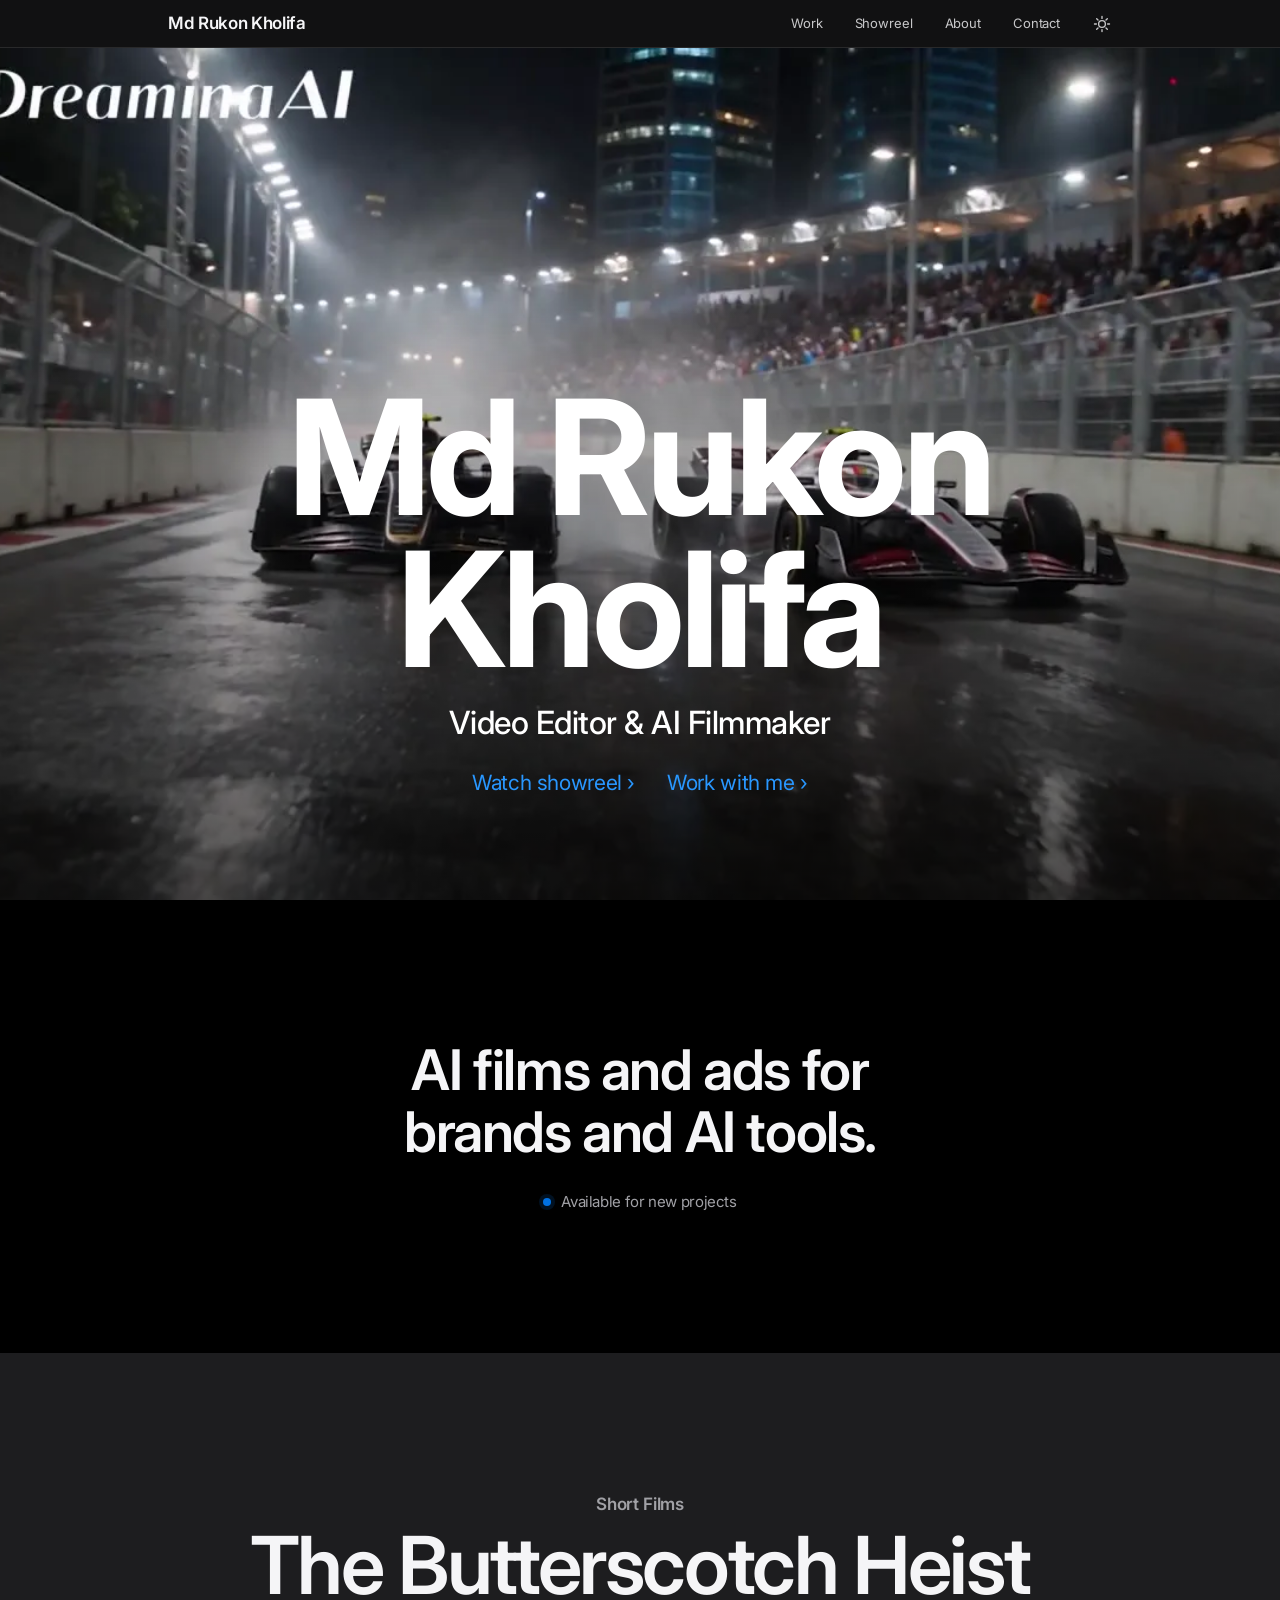
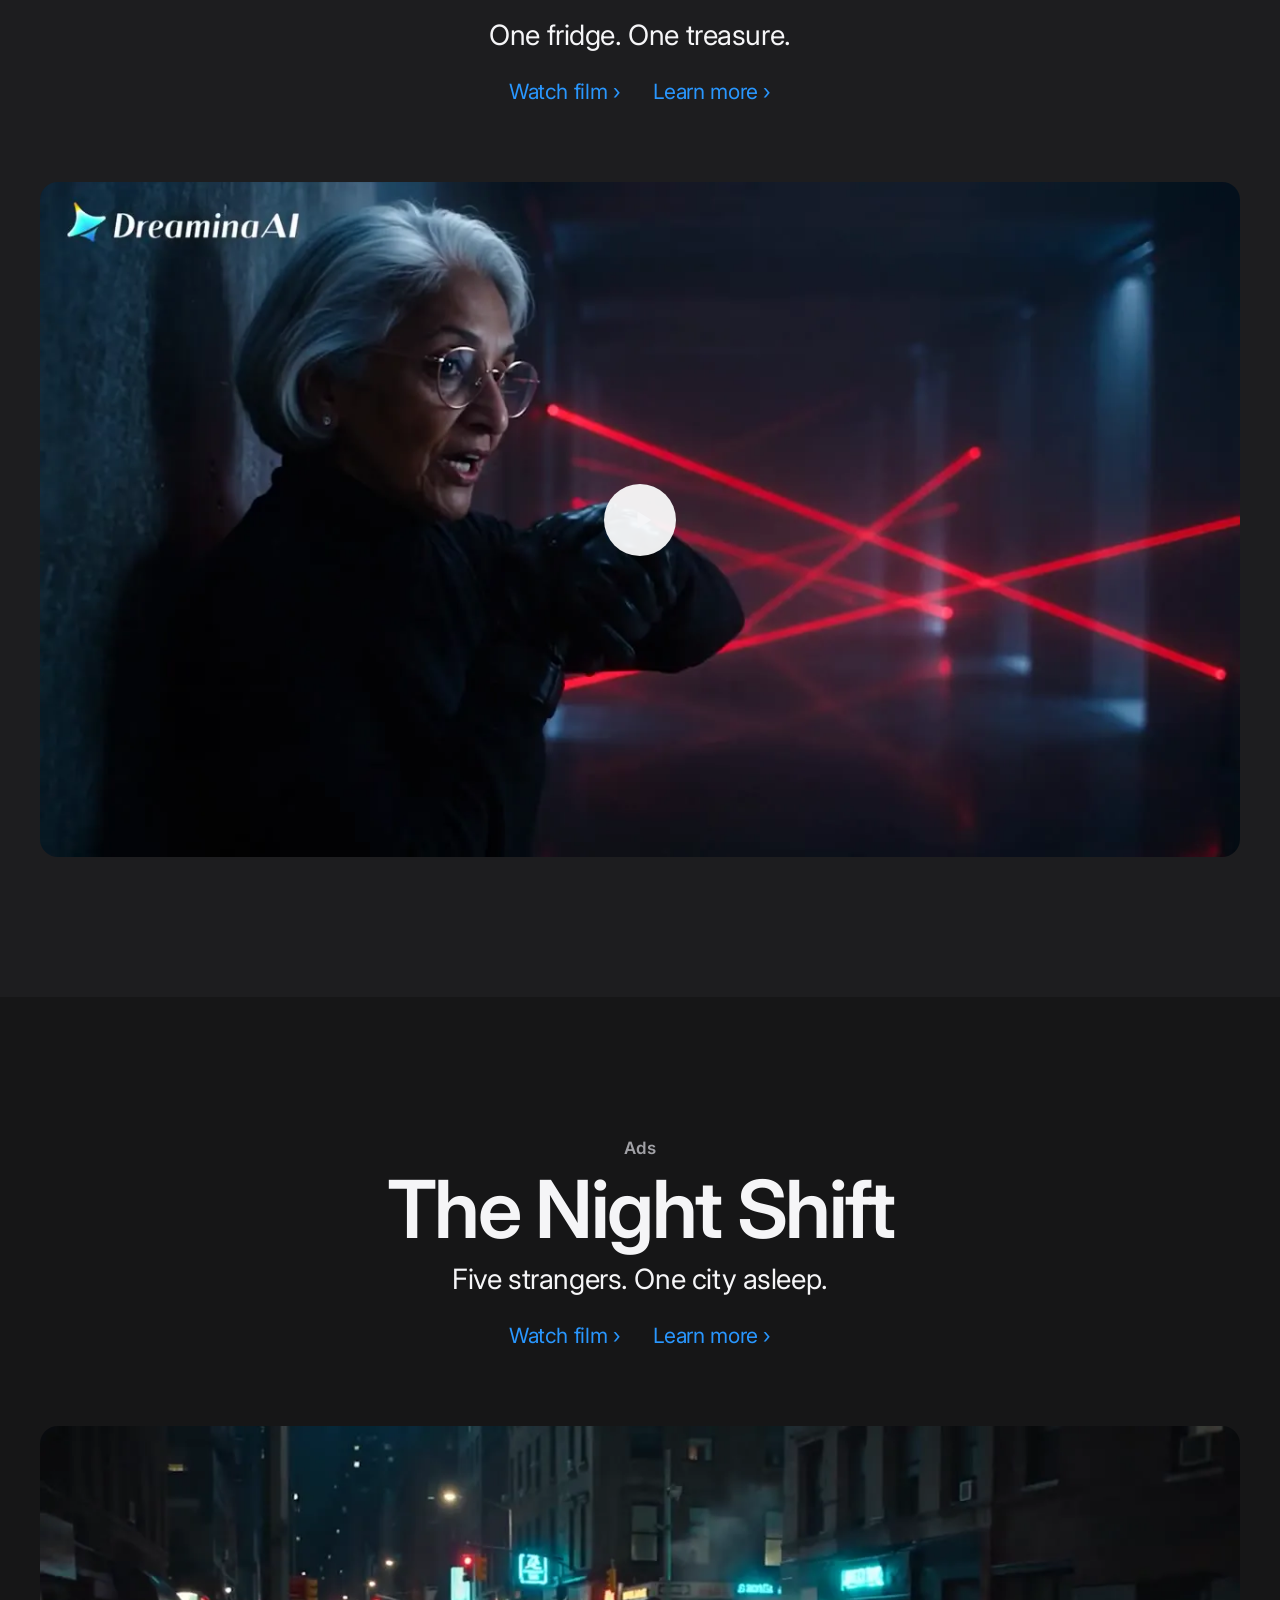
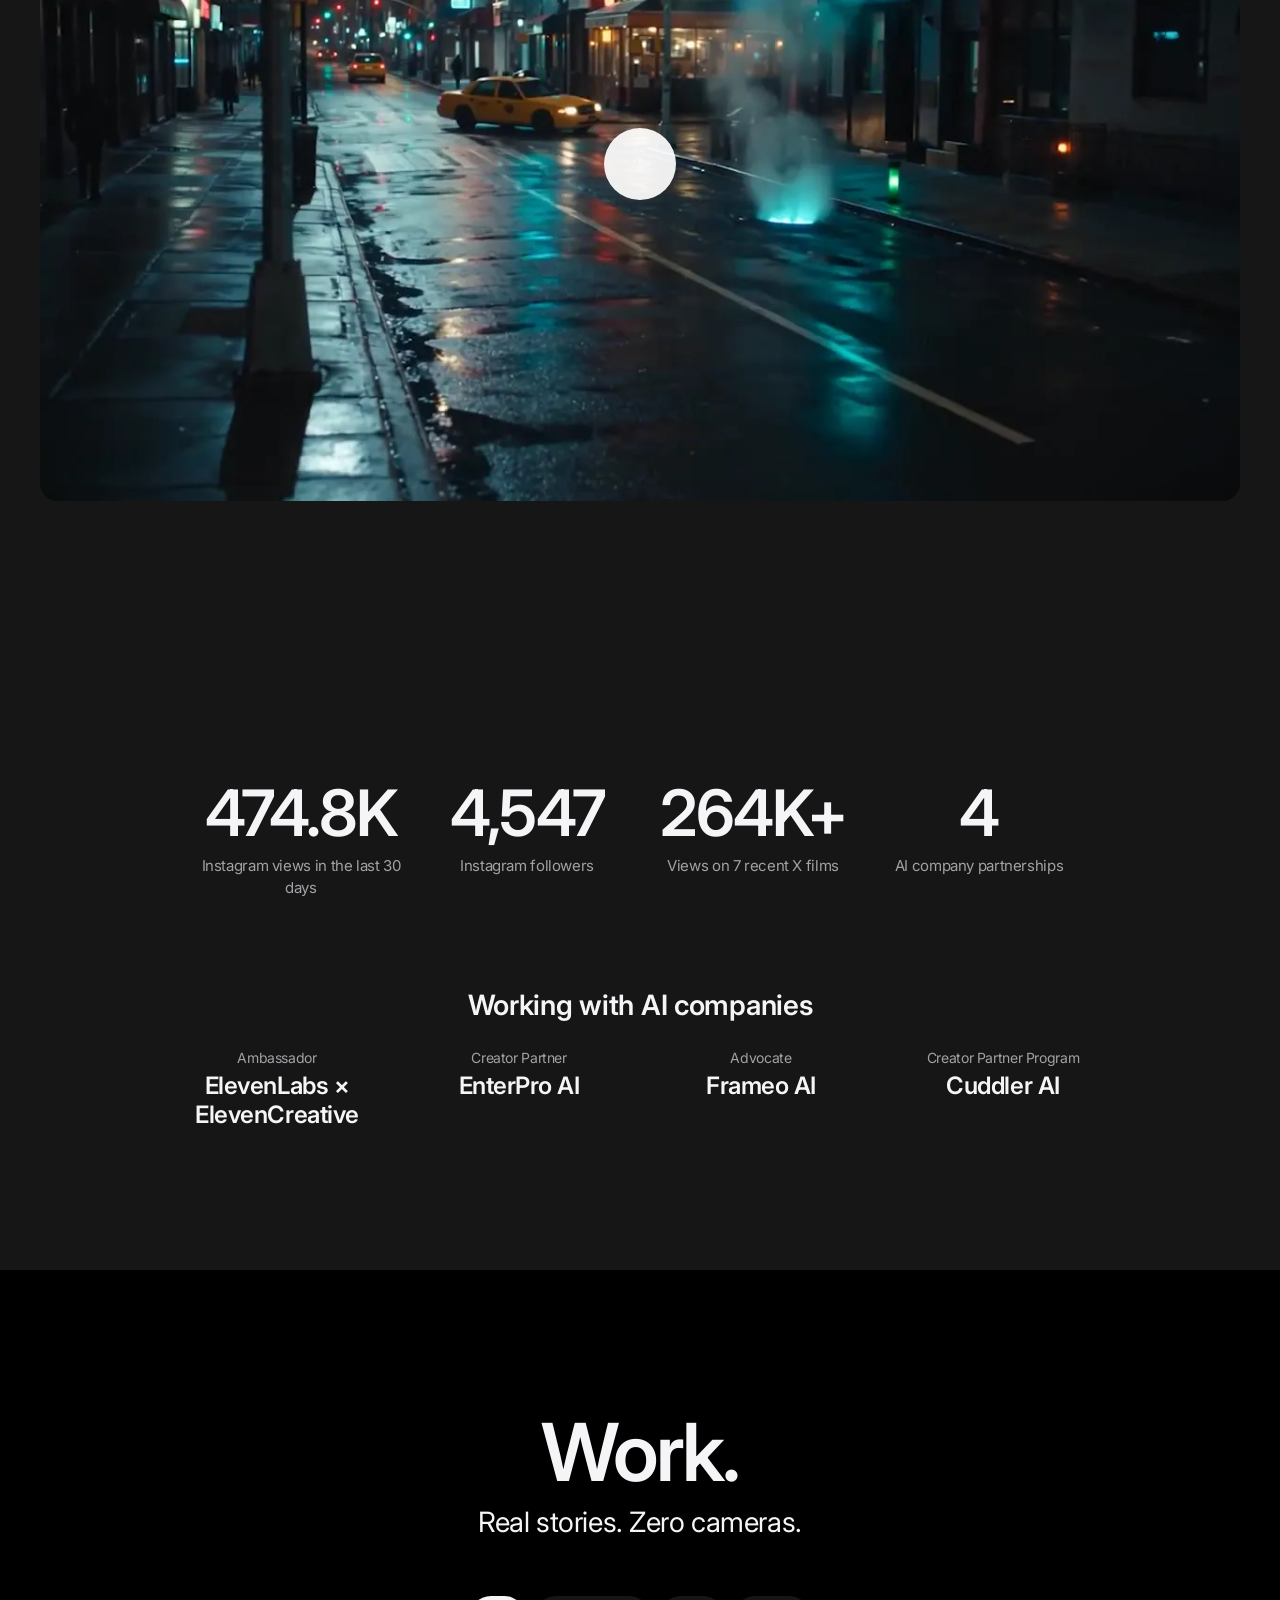
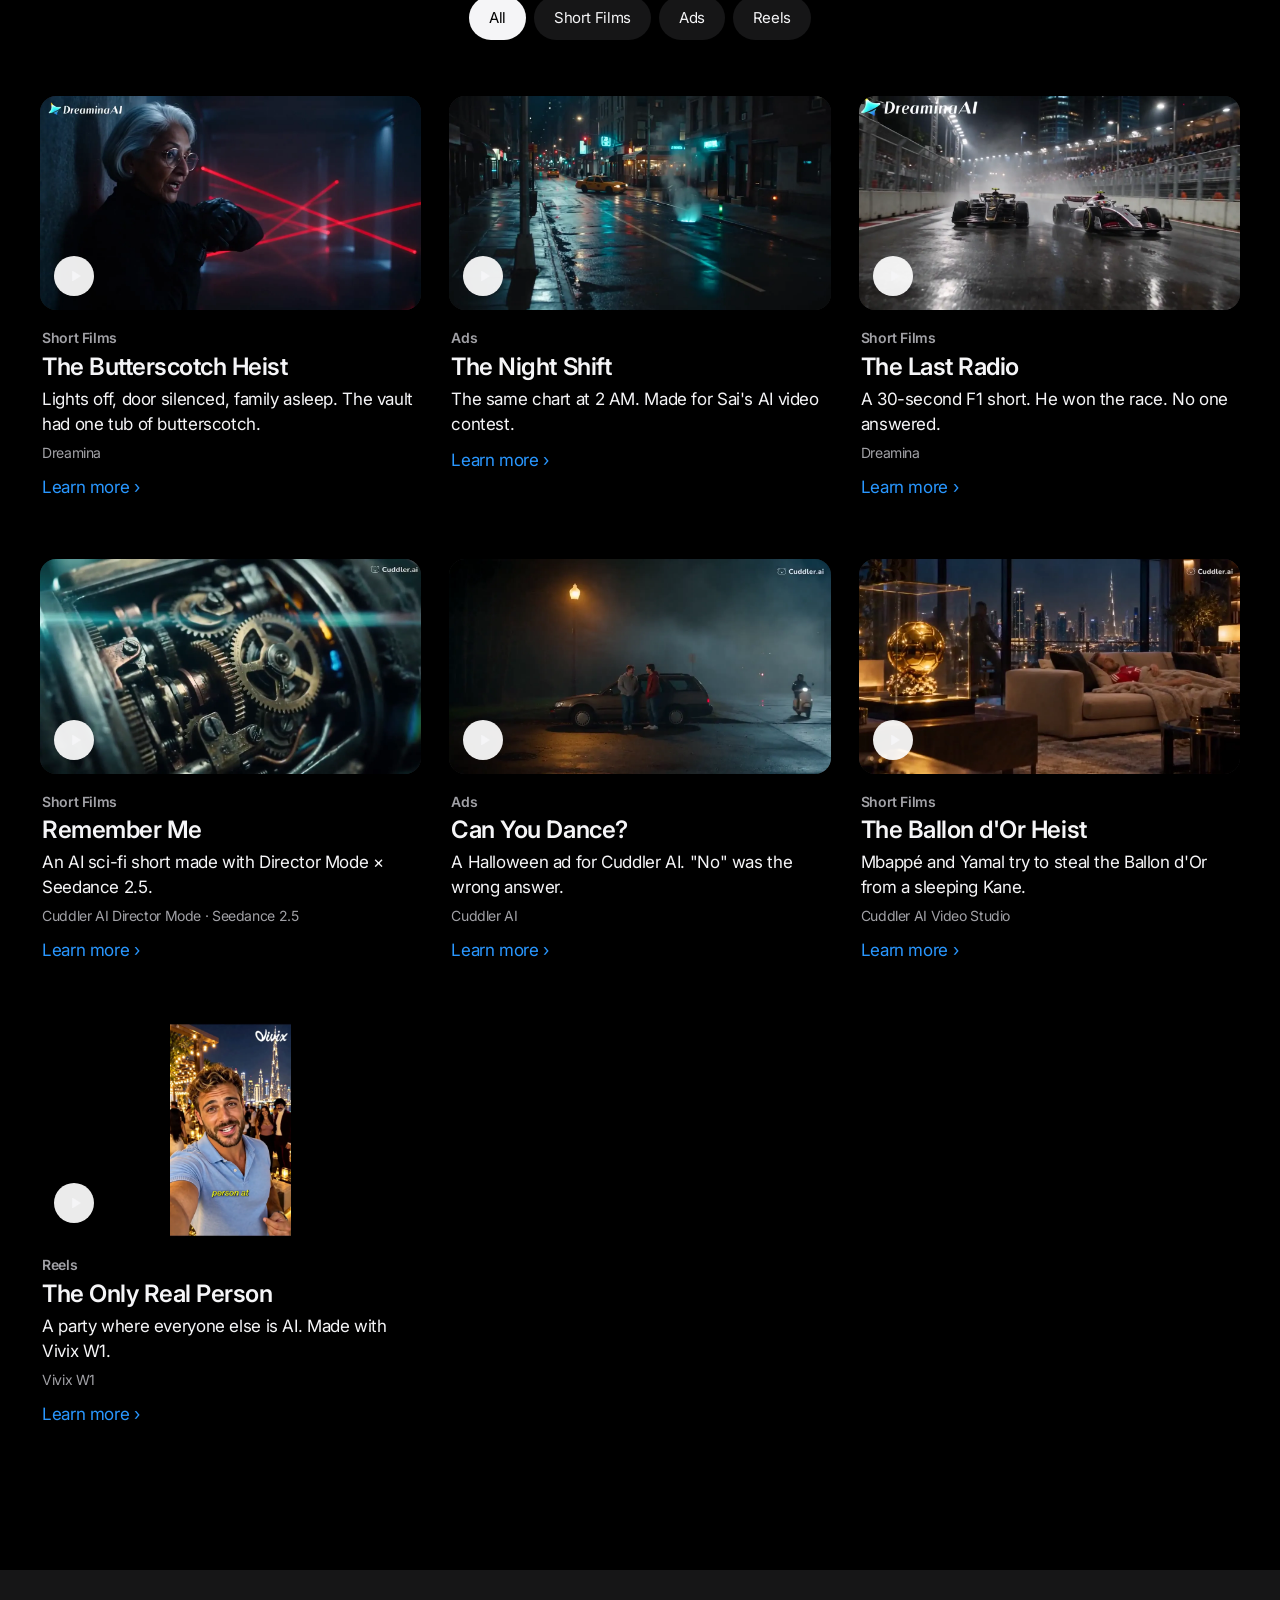
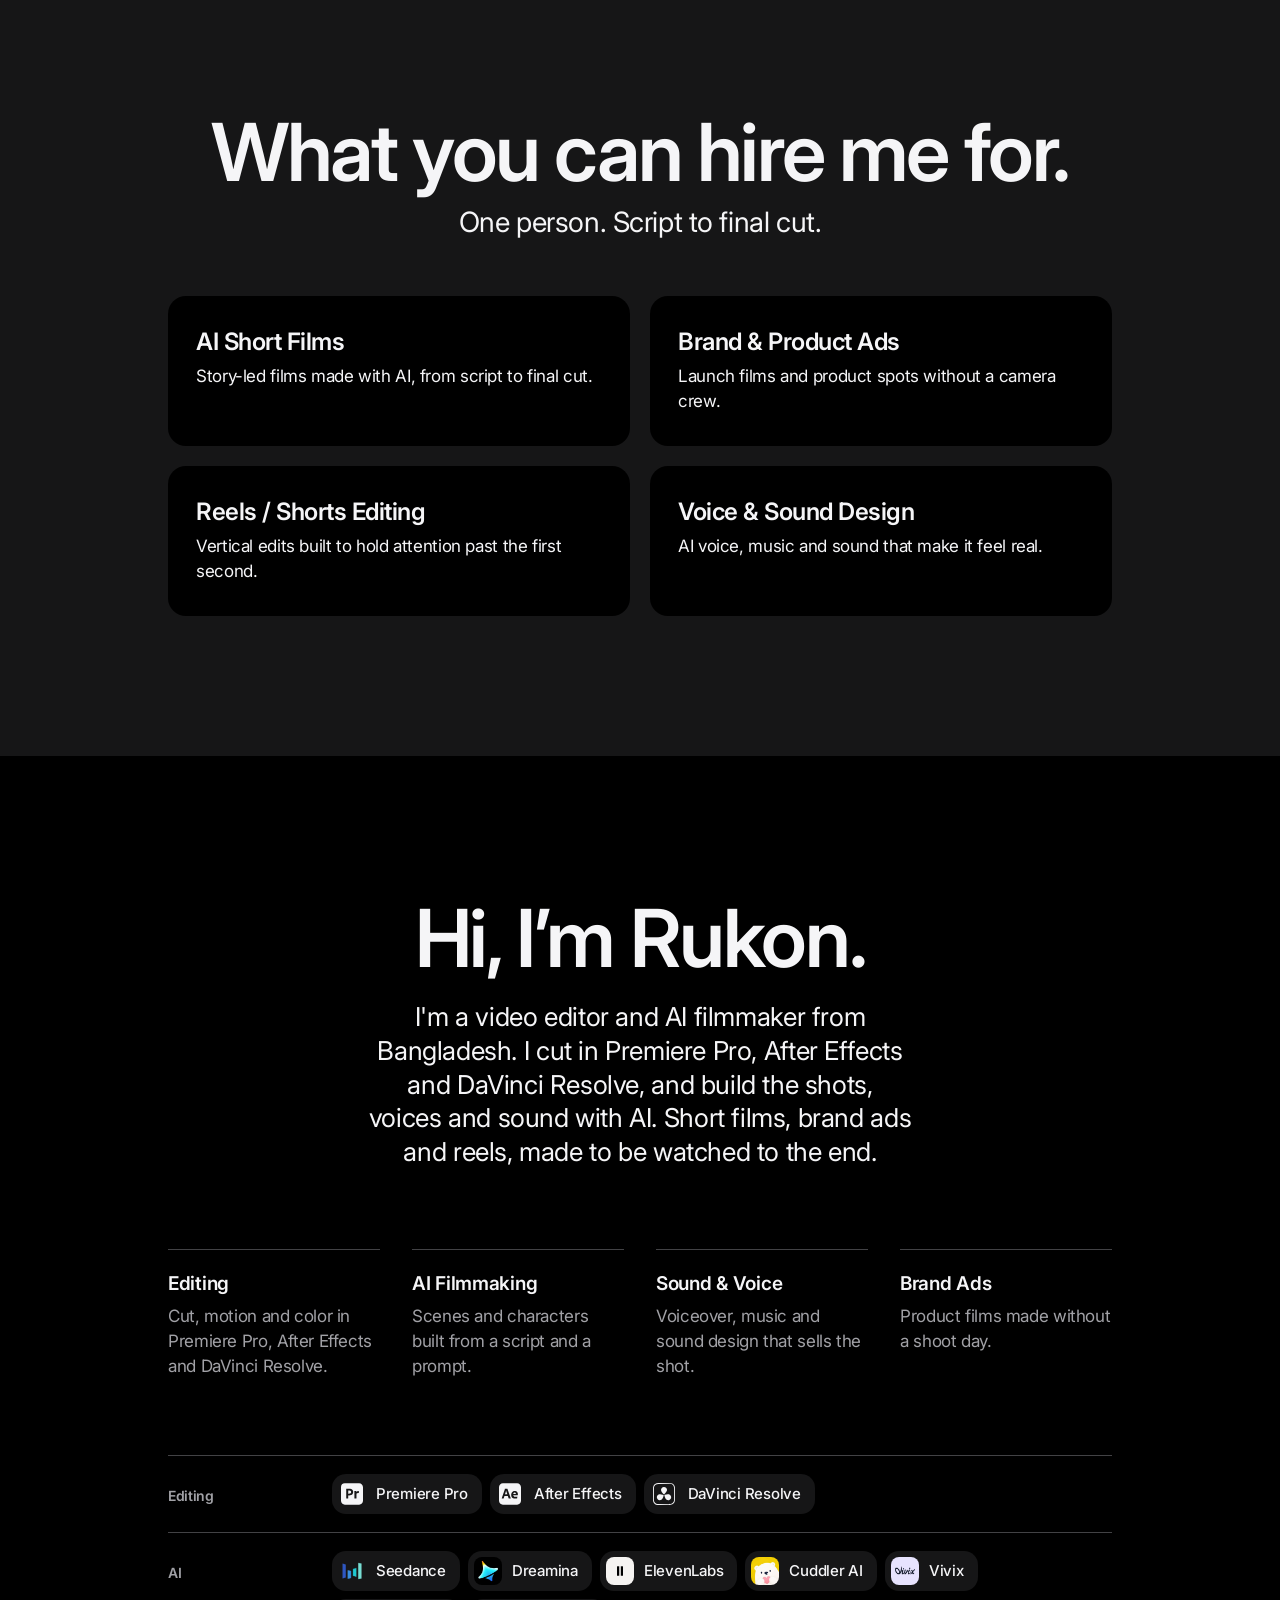
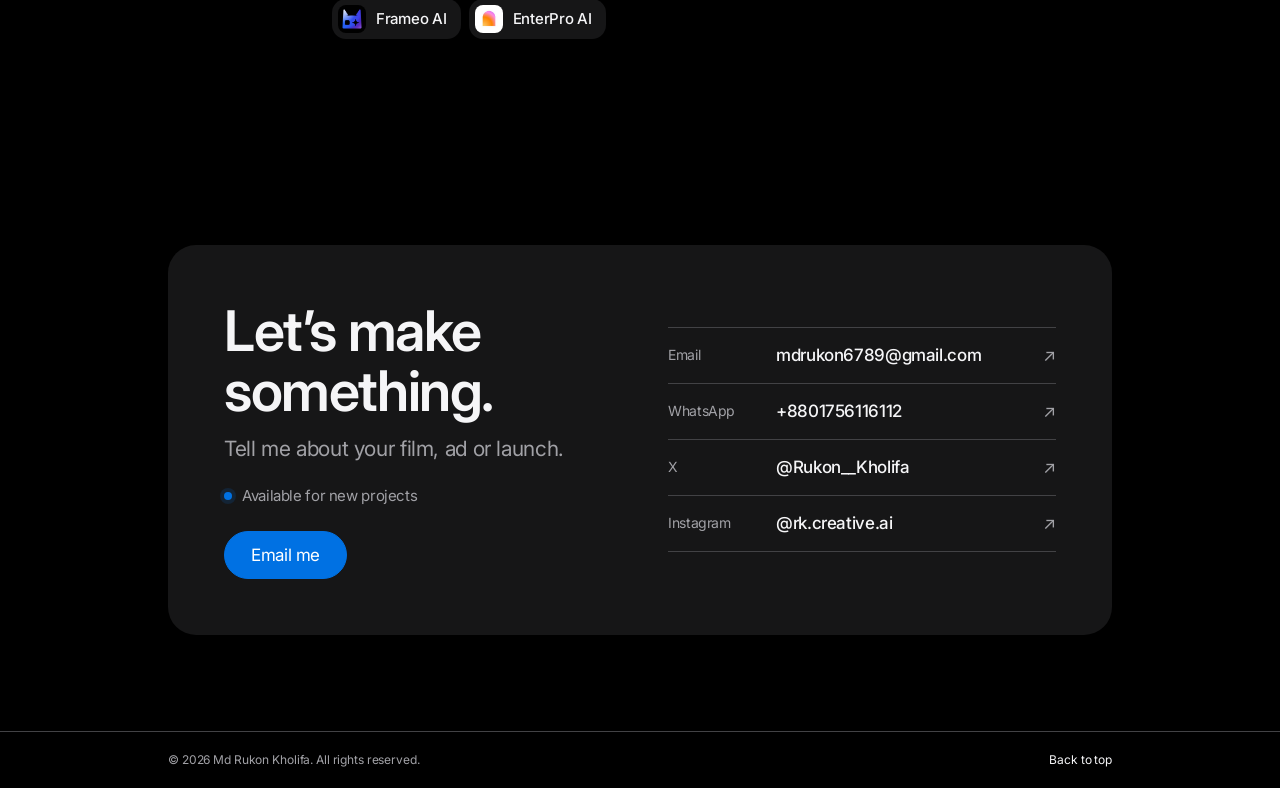
<file: index.html>
<!doctype html>
<html lang="en">
<head>
  <meta charset="utf-8">
  <meta name="viewport" content="width=device-width, initial-scale=1, viewport-fit=cover">
  <script>
    // Dark mode is the default. A visitor's choice from the nav toggle is remembered.
    (function (d) { var t; try { t = localStorage.getItem('theme'); } catch (e) {} d.setAttribute('data-theme', t === 'light' ? 'light' : 'dark'); d.classList.add('js'); })(document.documentElement);
  </script>

  <title>Md Rukon Kholifa — Video Editor &amp; AI Filmmaker</title>
  <meta name="description" content="Md Rukon Kholifa is a video editor and AI filmmaker. AI short films, brand ads and reels for brands and AI tools.">
  <meta name="author" content="Md Rukon Kholifa">
  <meta name="theme-color" content="#000000">
  <!-- If you move to a custom domain, replace https://rk-creation.onrender.com here and in the og/twitter tags below. -->
  <link rel="canonical" href="https://rk-creation.onrender.com/">

  <!-- Share preview (X, WhatsApp, LinkedIn, iMessage) -->
  <meta property="og:type" content="website">
  <meta property="og:site_name" content="Md Rukon Kholifa">
  <meta property="og:title" content="Md Rukon Kholifa — Video Editor &amp; AI Filmmaker">
  <meta property="og:description" content="AI films, ads and reels. Real stories. Zero cameras.">
  <meta property="og:url" content="https://rk-creation.onrender.com/">
  <meta property="og:image" content="https://rk-creation.onrender.com/og-image.jpg">
  <meta property="og:image:width" content="1200">
  <meta property="og:image:height" content="630">
  <meta property="og:image:alt" content="Md Rukon Kholifa, Video Editor and AI Filmmaker">
  <meta name="twitter:card" content="summary_large_image">
  <meta name="twitter:site" content="@Rukon__Kholifa">
  <meta name="twitter:creator" content="@Rukon__Kholifa">
  <meta name="twitter:title" content="Md Rukon Kholifa — Video Editor &amp; AI Filmmaker">
  <meta name="twitter:description" content="AI films, ads and reels. Real stories. Zero cameras.">
  <meta name="twitter:image" content="https://rk-creation.onrender.com/og-image.jpg">

  <link rel="icon" href="favicon.svg" type="image/svg+xml">
  <link rel="icon" href="favicon-32.png" sizes="32x32" type="image/png">
  <link rel="apple-touch-icon" href="apple-touch-icon.png">

  <!-- Inter is only a fallback for devices without the system font. Loaded without blocking the page. -->
  <link rel="preconnect" href="https://fonts.googleapis.com">
  <link rel="preconnect" href="https://fonts.gstatic.com" crossorigin>
  <link rel="stylesheet" href="https://fonts.googleapis.com/css2?family=Inter:wght@400;500;600;700&amp;display=swap" media="print" onload="this.media='all'">

  <link rel="preload" as="image" href="posters/showreel.webp" fetchpriority="high">
  <link rel="stylesheet" href="assets/css/style.css">

  <script type="application/ld+json">
  {
    "@context": "https://schema.org",
    "@type": "Person",
    "name": "Md Rukon Kholifa",
    "jobTitle": "Video Editor & AI Filmmaker",
    "url": "https://rk-creation.onrender.com/",
    "sameAs": ["https://x.com/Rukon__Kholifa"]
  }
  </script>

  <!-- Free visitor analytics (no cookie banner needed). Pick ONE, remove the comment marks, add your code. See README.
  <script data-goatcounter="https://YOUR-CODE.goatcounter.com/count" async src="https://gc.zgo.at/count.js"></script>
  <script defer src="https://static.cloudflareinsights.com/beacon.min.js" data-cf-beacon='{"token": "YOUR-CLOUDFLARE-TOKEN"}'></script>
  -->
</head>
<body>
  <a class="skip-link" href="#main">Skip to content</a>

  <header class="nav">
    <nav class="nav-inner" aria-label="Main">
      <a class="nav-name" href="#main" data-bind="name">Md Rukon Kholifa</a>
      <div class="nav-actions">
        <ul class="nav-links" id="nav-links">
          <li><a href="#work">Work</a></li>
          <li><a href="#showreel">Showreel</a></li>
          <li><a href="#about">About</a></li>
          <li><a href="#contact">Contact</a></li>
        </ul>
        <button class="theme-toggle" type="button" aria-label="Switch to light mode">
          <svg class="icon-sun" viewBox="0 0 24 24" aria-hidden="true" focusable="false"><circle cx="12" cy="12" r="4.5" fill="none" stroke="currentColor" stroke-width="1.8"/><path d="M12 2v2.5M12 19.5V22M2 12h2.5M19.5 12H22M4.9 4.9l1.8 1.8M17.3 17.3l1.8 1.8M4.9 19.1l1.8-1.8M17.3 6.7l1.8-1.8" stroke="currentColor" stroke-width="1.8" stroke-linecap="round"/></svg>
          <svg class="icon-moon" viewBox="0 0 24 24" aria-hidden="true" focusable="false"><path d="M20 14.5A8 8 0 0 1 9.5 4a8 8 0 1 0 10.5 10.5z" fill="none" stroke="currentColor" stroke-width="1.8" stroke-linejoin="round"/></svg>
        </button>
        <button class="nav-toggle" type="button" aria-expanded="false" aria-controls="nav-links" aria-label="Open menu"><span></span><span></span></button>
      </div>
    </nav>
  </header>

  <main id="main">
    <!-- 1. Hero showreel. Replace videos/showreel.mp4 and posters/showreel.webp with your own (same names). -->
    <section class="hero on-dark" id="showreel" aria-labelledby="hero-title">
      <video class="hero-video" autoplay muted loop playsinline preload="auto" poster="posters/showreel.webp" aria-hidden="true">
        <source src="videos/showreel.mp4" type="video/mp4">
      </video>
      <div class="hero-shade"></div>
      <div class="hero-content">
        <h1 class="hero-title" id="hero-title" data-bind="name">Md Rukon Kholifa</h1>
        <p class="hero-role" data-bind="role">Video Editor &amp; AI Filmmaker</p>
        <p class="ctas">
          <button class="link" type="button" data-play="showreel">Watch showreel ›</button>
          <a class="link" href="#contact">Work with me ›</a>
        </p>
      </div>
      <button class="hero-toggle" type="button" aria-pressed="false" aria-label="Pause background video">
        <svg class="icon-pause" viewBox="0 0 14 14" aria-hidden="true" focusable="false"><rect x="2" y="1" width="3.5" height="12" rx="1" fill="currentColor"/><rect x="8.5" y="1" width="3.5" height="12" rx="1" fill="currentColor"/></svg>
        <svg class="icon-play" viewBox="0 0 14 14" aria-hidden="true" focusable="false"><path d="M3 1.8v10.4a.8.8 0 0 0 1.2.7l8.6-5.2a.8.8 0 0 0 0-1.4L4.2 1.1A.8.8 0 0 0 3 1.8z" fill="currentColor"/></svg>
      </button>
    </section>

    <!-- Who I help -->
    <section class="tile tile--white intro" aria-label="Introduction">
      <div class="wrap wrap--narrow reveal">
        <p class="intro-line" data-bind="heroLine">AI films and ads for brands and AI tools.</p>
        <p class="status" data-status><span class="status-dot" aria-hidden="true"></span><span data-status-text>Available for new projects</span></p>
      </div>
    </section>

    <!-- 2. Featured film tiles (videos with "featured": true) -->
    <div id="featured"></div>

    <!-- Results + programs & collaborations (only real numbers from data/site.json) -->
    <section class="tile tile--grey" id="proof" aria-labelledby="proof-title" hidden>
      <div class="wrap reveal">
        <h2 class="visually-hidden" id="proof-title">Results</h2>
        <ul class="stats" id="stats"></ul>
        <div class="collabs" id="collabs" hidden>
          <h3 class="eyebrow" id="collabs-title">Programs &amp; collaborations</h3>
          <ul class="collabs-list" id="collabs-list"></ul>
        </div>
      </div>
    </section>

    <!-- 3 + 4. Work grid with filters -->
    <section class="tile tile--white" id="work" aria-labelledby="work-title">
      <div class="wrap wrap--wide">
        <div class="section-head reveal">
          <h2 class="headline" id="work-title">Work.</h2>
          <p class="tagline">Real stories. Zero cameras.</p>
        </div>
        <div class="filters" id="filters" role="group" aria-label="Filter projects" hidden></div>
        <p class="visually-hidden" id="filter-status" aria-live="polite"></p>
        <div class="grid" id="grid"></div>
      </div>
    </section>

    <!-- Services -->
    <section class="tile tile--grey" id="services" aria-labelledby="services-title">
      <div class="wrap">
        <div class="section-head reveal">
          <h2 class="headline" id="services-title">What you can hire me for.</h2>
          <p class="tagline">One person. Script to final cut.</p>
        </div>
        <ul class="services" id="services-list"></ul>
      </div>
    </section>

    <!-- 5. About -->
    <section class="tile tile--white" id="about" aria-labelledby="about-title">
      <div class="wrap">
        <div class="reveal">
          <h2 class="headline" id="about-title">Hi, I’m <span data-bind="shortName">Rukon</span>.</h2>
          <p class="bio" id="bio">I'm a video editor and AI filmmaker from Bangladesh. I cut in Premiere Pro, After Effects and DaVinci Resolve, and build the shots, voices and sound with AI.</p>
        </div>
        <ul class="do-list reveal" id="do-list" aria-label="What I do"></ul>
        <dl class="toolkit reveal" id="toolkit" hidden></dl>
      </div>
    </section>

    <!-- Testimonials: stays hidden until data/testimonials.json has real quotes -->
    <section class="tile tile--grey" id="testimonials" aria-labelledby="quotes-title" hidden>
      <div class="wrap">
        <div class="section-head reveal">
          <h2 class="headline headline--md" id="quotes-title">Kind words.</h2>
        </div>
        <div class="quotes" id="quotes"></div>
      </div>
    </section>

    <!-- 6. Contact -->
    <section class="tile tile--white contact" id="contact" aria-labelledby="contact-title">
      <div class="wrap">
        <div class="contact-card reveal">
          <div class="contact-intro">
            <h2 class="headline headline--md" id="contact-title">Let’s make something.</h2>
            <p class="contact-lead">Tell me about your film, ad or launch.</p>
            <p class="status" data-status><span class="status-dot" aria-hidden="true"></span><span data-status-text>Available for new projects</span></p>
            <p class="contact-actions"><a class="btn" href="#" data-email>Email me</a></p>
          </div>
          <ul class="contact-list" aria-label="Contact details">
            <li><a href="#" data-email><span class="cl-label">Email</span><span class="cl-value" data-email-text></span><span class="cl-arrow" aria-hidden="true">↗</span></a></li>
            <li><a href="#" data-whatsapp target="_blank" rel="noopener"><span class="cl-label">WhatsApp</span><span class="cl-value" data-whatsapp-text></span><span class="cl-arrow" aria-hidden="true">↗</span></a></li>
            <li><a href="https://x.com/Rukon__Kholifa" data-social="x" target="_blank" rel="noopener"><span class="cl-label">X</span><span class="cl-value" data-social-text>@Rukon__Kholifa</span><span class="cl-arrow" aria-hidden="true">↗</span></a></li>
            <li><a href="#" data-social="instagram" target="_blank" rel="noopener"><span class="cl-label">Instagram</span><span class="cl-value" data-social-text></span><span class="cl-arrow" aria-hidden="true">↗</span></a></li>
            <li hidden><a href="#" data-social="youtube" target="_blank" rel="noopener"><span class="cl-label">YouTube</span><span class="cl-value" data-social-text></span><span class="cl-arrow" aria-hidden="true">↗</span></a></li>
          </ul>
        </div>
      </div>
    </section>
  </main>

  <!-- 7. Footer -->
  <footer class="footer">
    <div class="wrap">
      <p>© <span data-year>2026</span> <span data-bind="name">Md Rukon Kholifa</span>. All rights reserved.</p>
      <p><a href="#main">Back to top</a></p>
    </div>
  </footer>

  <a class="btn mobile-cta" href="#contact">Work with me</a>

  <dialog class="lightbox on-dark" aria-label="Video player">
    <div class="lightbox-inner">
      <video class="lightbox-video" controls playsinline preload="none"></video>
      <p class="lightbox-title"></p>
    </div>
    <button class="lightbox-close" type="button" aria-label="Close video">
      <svg viewBox="0 0 16 16" aria-hidden="true" focusable="false"><path d="M2 2l12 12M14 2L2 14" stroke="currentColor" stroke-width="1.8" stroke-linecap="round"/></svg>
    </button>
  </dialog>

  <script src="assets/js/common.js"></script>
  <script src="assets/js/main.js"></script>
</body>
</html>
</file>
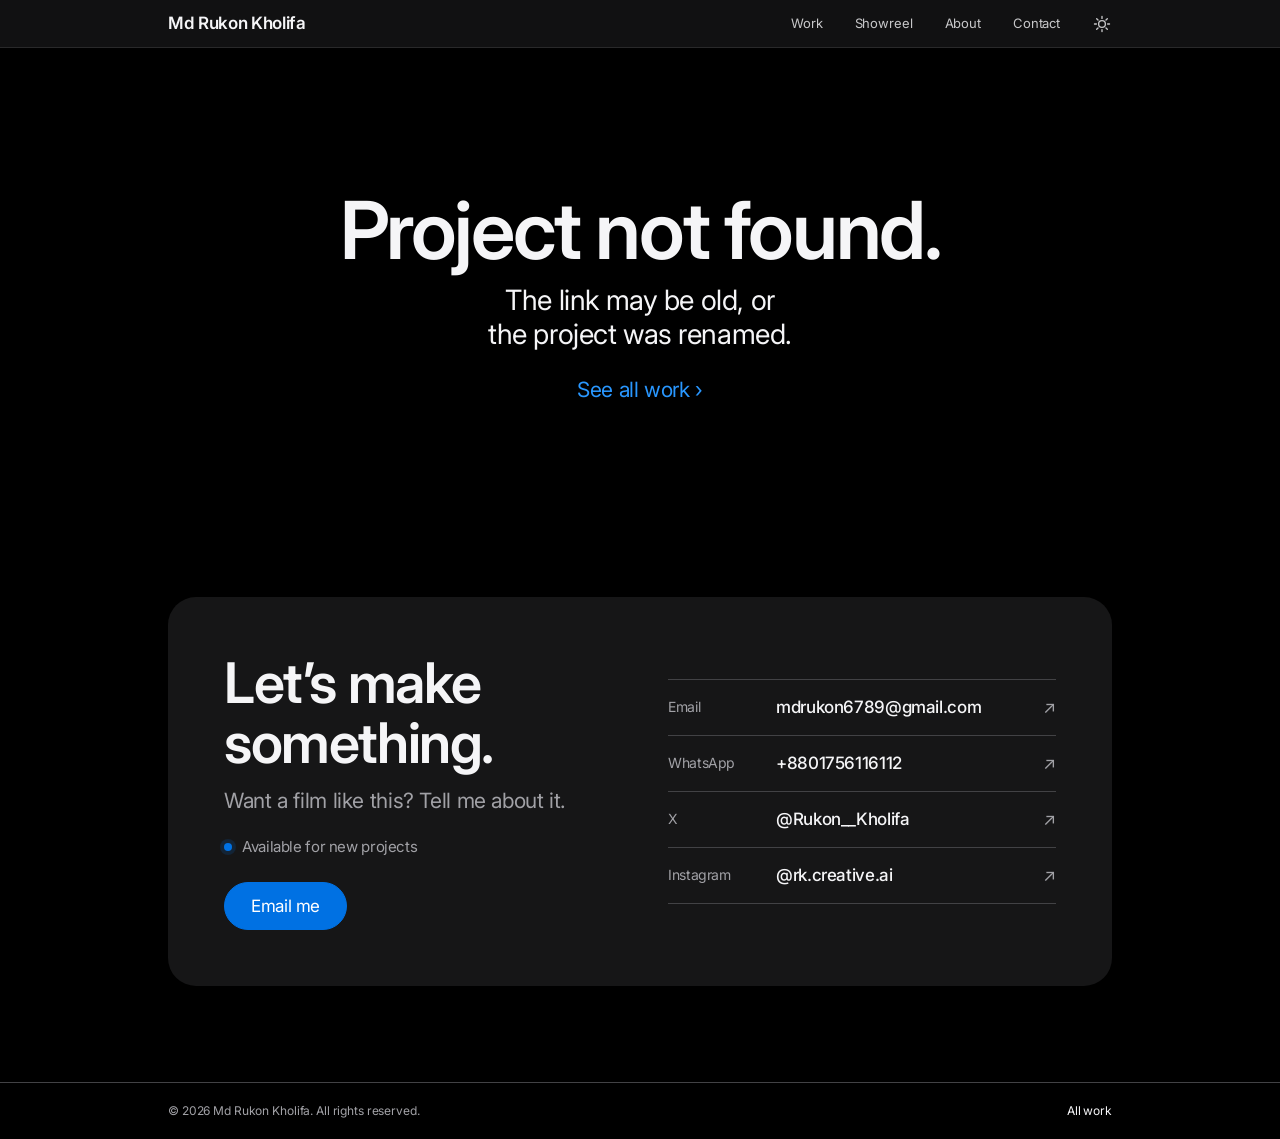
<file: work.html>
<!doctype html>
<html lang="en">
<head>
  <meta charset="utf-8">
  <meta name="viewport" content="width=device-width, initial-scale=1, viewport-fit=cover">
  <script>
    (function (d) { var t; try { t = localStorage.getItem('theme'); } catch (e) {} d.setAttribute('data-theme', t === 'light' ? 'light' : 'dark'); d.classList.add('js'); })(document.documentElement);
  </script>

  <title>Project — Md Rukon Kholifa</title>
  <meta name="description" content="A case study by Md Rukon Kholifa, Video Editor and AI Filmmaker.">
  <meta name="author" content="Md Rukon Kholifa">
  <meta name="theme-color" content="#000000">

  <!-- Link previews can't run JavaScript, so shared project links show the site-wide card. -->
  <meta property="og:type" content="article">
  <meta property="og:site_name" content="Md Rukon Kholifa">
  <meta property="og:title" content="Case study — Md Rukon Kholifa">
  <meta property="og:description" content="AI films, ads and reels. Real stories. Zero cameras.">
  <meta property="og:image" content="https://rk-creation.onrender.com/og-image.jpg">
  <meta property="og:image:width" content="1200">
  <meta property="og:image:height" content="630">
  <meta name="twitter:card" content="summary_large_image">
  <meta name="twitter:site" content="@Rukon__Kholifa">
  <meta name="twitter:creator" content="@Rukon__Kholifa">
  <meta name="twitter:image" content="https://rk-creation.onrender.com/og-image.jpg">

  <link rel="icon" href="favicon.svg" type="image/svg+xml">
  <link rel="icon" href="favicon-32.png" sizes="32x32" type="image/png">
  <link rel="apple-touch-icon" href="apple-touch-icon.png">

  <link rel="preconnect" href="https://fonts.googleapis.com">
  <link rel="preconnect" href="https://fonts.gstatic.com" crossorigin>
  <link rel="stylesheet" href="https://fonts.googleapis.com/css2?family=Inter:wght@400;500;600;700&amp;display=swap" media="print" onload="this.media='all'">
  <link rel="stylesheet" href="assets/css/style.css">

  <!-- Analytics: same snippet as index.html. Uncomment after setup (see README).
  <script data-goatcounter="https://YOUR-CODE.goatcounter.com/count" async src="https://gc.zgo.at/count.js"></script>
  -->
</head>
<body>
  <a class="skip-link" href="#main">Skip to content</a>

  <header class="nav">
    <nav class="nav-inner" aria-label="Main">
      <a class="nav-name" href="index.html" data-bind="name">Md Rukon Kholifa</a>
      <div class="nav-actions">
        <ul class="nav-links" id="nav-links">
          <li><a href="index.html#work">Work</a></li>
          <li><a href="index.html#showreel">Showreel</a></li>
          <li><a href="index.html#about">About</a></li>
          <li><a href="#contact">Contact</a></li>
        </ul>
        <button class="theme-toggle" type="button" aria-label="Switch to light mode">
          <svg class="icon-sun" viewBox="0 0 24 24" aria-hidden="true" focusable="false"><circle cx="12" cy="12" r="4.5" fill="none" stroke="currentColor" stroke-width="1.8"/><path d="M12 2v2.5M12 19.5V22M2 12h2.5M19.5 12H22M4.9 4.9l1.8 1.8M17.3 17.3l1.8 1.8M4.9 19.1l1.8-1.8M17.3 6.7l1.8-1.8" stroke="currentColor" stroke-width="1.8" stroke-linecap="round"/></svg>
          <svg class="icon-moon" viewBox="0 0 24 24" aria-hidden="true" focusable="false"><path d="M20 14.5A8 8 0 0 1 9.5 4a8 8 0 1 0 10.5 10.5z" fill="none" stroke="currentColor" stroke-width="1.8" stroke-linejoin="round"/></svg>
        </button>
        <button class="nav-toggle" type="button" aria-expanded="false" aria-controls="nav-links" aria-label="Open menu"><span></span><span></span></button>
      </div>
    </nav>
  </header>

  <main id="main">
    <div id="case">
      <section class="tile tile--white">
        <div class="wrap"><p class="muted">Loading project…</p></div>
      </section>
    </div>

    <section class="tile tile--white contact" id="contact" aria-labelledby="contact-title">
      <div class="wrap">
        <div class="contact-card reveal">
          <div class="contact-intro">
            <h2 class="headline headline--md" id="contact-title">Let’s make something.</h2>
            <p class="contact-lead">Want a film like this? Tell me about it.</p>
            <p class="status" data-status><span class="status-dot" aria-hidden="true"></span><span data-status-text>Available for new projects</span></p>
            <p class="contact-actions"><a class="btn" href="#" data-email>Email me</a></p>
          </div>
          <ul class="contact-list" aria-label="Contact details">
            <li><a href="#" data-email><span class="cl-label">Email</span><span class="cl-value" data-email-text></span><span class="cl-arrow" aria-hidden="true">↗</span></a></li>
            <li><a href="#" data-whatsapp target="_blank" rel="noopener"><span class="cl-label">WhatsApp</span><span class="cl-value" data-whatsapp-text></span><span class="cl-arrow" aria-hidden="true">↗</span></a></li>
            <li><a href="https://x.com/Rukon__Kholifa" data-social="x" target="_blank" rel="noopener"><span class="cl-label">X</span><span class="cl-value" data-social-text>@Rukon__Kholifa</span><span class="cl-arrow" aria-hidden="true">↗</span></a></li>
            <li><a href="#" data-social="instagram" target="_blank" rel="noopener"><span class="cl-label">Instagram</span><span class="cl-value" data-social-text></span><span class="cl-arrow" aria-hidden="true">↗</span></a></li>
            <li hidden><a href="#" data-social="youtube" target="_blank" rel="noopener"><span class="cl-label">YouTube</span><span class="cl-value" data-social-text></span><span class="cl-arrow" aria-hidden="true">↗</span></a></li>
          </ul>
        </div>
      </div>
    </section>
  </main>

  <footer class="footer">
    <div class="wrap">
      <p>© <span data-year>2026</span> <span data-bind="name">Md Rukon Kholifa</span>. All rights reserved.</p>
      <p><a href="index.html#work">All work</a></p>
    </div>
  </footer>

  <a class="btn mobile-cta" href="#contact">Work with me</a>

  <script src="assets/js/common.js"></script>
  <script src="assets/js/work.js"></script>
</body>
</html>
</file>
<file: assets/css/style.css>
/* ==========================================================================
   Md Rukon Kholifa — portfolio
   Mobile-first. Plain CSS, no build step.
   ========================================================================== */

:root {
  --white: #ffffff;
  --grey: #f5f5f7;
  --black: #000000;
  --text: #1d1d1f;
  --text-2: #6e6e73;
  --text-on-dark: #f5f5f7;
  --text-on-dark-2: #a1a1a6;
  --line: #d2d2d7;

  /* The one accent. On black, a lighter tint of the same blue keeps link text readable (WCAG AA). */
  --accent: #0071e3;
  --accent-hover: #0077ed;
  --accent-on-dark: #2997ff;

  --link: #0071e3;
  --hover: #e8e8ed;
  --nav-bg: rgba(255, 255, 255, 0.82);
  --nav-border: rgba(0, 0, 0, 0.08);

  --font: -apple-system, BlinkMacSystemFont, "SF Pro Display", "SF Pro Text", "Inter", "Helvetica Neue", Arial, sans-serif;
  --ease: cubic-bezier(0.25, 0.1, 0.25, 1);
  --nav-h: 48px;
  --gutter: 20px;
  --radius: 18px;
}

/* Dark mode (default). Section colors flip: white -> black, light grey -> dark grey. */
:root[data-theme="dark"] {
  color-scheme: dark;
  --white: #000000;
  --grey: #161617;
  --black: #1d1d1f;
  --text: #f5f5f7;
  --text-2: #a1a1a6;
  --line: #424245;
  --link: #2997ff;
  --hover: #2a2a2d;
  --nav-bg: rgba(22, 22, 23, 0.8);
  --nav-border: rgba(255, 255, 255, 0.1);
}

@media (min-width: 768px) { :root { --gutter: 32px; } }
@media (min-width: 1068px) { :root { --gutter: 40px; } }

/* ---------- Base ---------- */
*, *::before, *::after { box-sizing: border-box; }

html {
  -webkit-text-size-adjust: 100%;
  scroll-behavior: smooth;
  scroll-padding-top: var(--nav-h);
}

body {
  margin: 0;
  font-family: var(--font);
  font-size: 17px;
  line-height: 1.47;
  letter-spacing: -0.022em;
  color: var(--text);
  background: var(--white);
  -webkit-font-smoothing: antialiased;
  -moz-osx-font-smoothing: grayscale;
}

img, video { display: block; max-width: 100%; }
h1, h2, h3, p, figure, blockquote, dl, dd { margin: 0; }
ul, ol { margin: 0; padding: 0; list-style: none; }

a { color: var(--link); text-decoration: none; }
a:hover { text-decoration: underline; }

button {
  font: inherit;
  color: inherit;
  letter-spacing: inherit;
  background: none;
  border: 0;
  padding: 0;
  cursor: pointer;
}

:focus-visible {
  outline: 2px solid var(--accent);
  outline-offset: 3px;
  border-radius: 6px;
}
.on-dark :focus-visible { outline-color: var(--accent-on-dark); }

[hidden] { display: none !important; }

.visually-hidden {
  position: absolute !important;
  width: 1px; height: 1px;
  padding: 0; margin: -1px;
  overflow: hidden; clip: rect(0 0 0 0);
  white-space: nowrap; border: 0;
}

.skip-link {
  position: absolute;
  left: 12px;
  top: -80px;
  z-index: 100;
  padding: 10px 16px;
  border-radius: 980px;
  background: var(--text);
  color: var(--white);
  font-size: 14px;
}
.skip-link:focus { top: 8px; text-decoration: none; }

/* ---------- Layout ---------- */
.wrap {
  width: 100%;
  max-width: 1024px;
  margin: 0 auto;
  padding: 0 var(--gutter);
}
.wrap--wide { max-width: 1360px; }
.wrap--narrow { max-width: 760px; }

.tile {
  padding: clamp(72px, 11vw, 140px) 0;
  text-align: center;
  overflow: hidden;
}
.tile--white { background: var(--white); }
.tile--grey { background: var(--grey); }
.tile--black { background: var(--black); color: var(--text-on-dark); }

.on-dark a, .on-dark .link { color: var(--accent-on-dark); }
.on-dark .muted { color: var(--text-on-dark-2); }

/* ---------- Type ---------- */
.eyebrow {
  font-size: 17px;
  font-weight: 600;
  line-height: 1.3;
  letter-spacing: -0.01em;
  color: var(--text-2);
  margin-bottom: 8px;
}
.on-dark .eyebrow { color: var(--text-on-dark-2); }

.headline {
  font-size: clamp(40px, 8vw, 80px);
  line-height: 1.05;
  font-weight: 600;
  letter-spacing: -0.03em;
  text-wrap: balance;
}
.headline--md { font-size: clamp(32px, 5.5vw, 56px); letter-spacing: -0.025em; line-height: 1.08; }

.tagline {
  max-width: 34ch;
  margin: 12px auto 0;
  font-size: clamp(21px, 2.6vw, 28px);
  line-height: 1.2;
  letter-spacing: -0.015em;
  text-wrap: balance;
}

.muted { color: var(--text-2); }

.ctas {
  display: flex;
  flex-wrap: wrap;
  justify-content: center;
  gap: 10px 32px;
  margin-top: 20px;
  font-size: clamp(17px, 1.7vw, 21px);
}

.link {
  display: inline-block;
  color: var(--link);
  font-size: inherit;
  line-height: 1.4;
  padding: 4px 0;
}
.link:hover { text-decoration: underline; }

.btn {
  display: inline-flex;
  align-items: center;
  justify-content: center;
  min-height: 48px;
  padding: 12px 26px;
  border-radius: 980px;
  background: var(--accent);
  color: #fff;
  font-size: 17px;
  line-height: 1.2;
  border: 1px solid var(--accent);
  transition: background-color 0.2s var(--ease);
}
.btn:hover { background: var(--accent-hover); text-decoration: none; }
.on-dark .btn { color: #fff; }

.btn--outline {
  background: transparent;
  color: var(--link);
  border-color: var(--link);
}
.btn--outline:hover { background: rgba(0, 113, 227, 0.08); }
.on-dark .btn--outline {
  color: var(--accent-on-dark);
  border-color: var(--accent-on-dark);
}
.on-dark .btn--outline:hover { background: rgba(41, 151, 255, 0.12); }

/* ---------- Nav ---------- */
.nav {
  position: sticky;
  top: 0;
  z-index: 50;
  height: var(--nav-h);
  background: var(--nav-bg);
  -webkit-backdrop-filter: saturate(180%) blur(20px);
  backdrop-filter: saturate(180%) blur(20px);
  border-bottom: 1px solid var(--nav-border);
}
@supports not ((backdrop-filter: blur(1px)) or (-webkit-backdrop-filter: blur(1px))) {
  .nav { background: var(--white); }
}

.nav-actions { display: flex; align-items: center; gap: 4px; }

.theme-toggle {
  width: 44px;
  height: 44px;
  display: grid;
  place-items: center;
  border-radius: 50%;
  color: var(--text);
  opacity: 0.8;
  transition: opacity 0.2s var(--ease);
}
.theme-toggle:hover { opacity: 1; }
.theme-toggle svg { width: 18px; height: 18px; }
.theme-toggle .icon-moon { display: none; }
:root:not([data-theme="dark"]) .theme-toggle .icon-moon { display: block; }
:root:not([data-theme="dark"]) .theme-toggle .icon-sun { display: none; }
@media (min-width: 768px) { .theme-toggle { margin-left: 16px; margin-right: -12px; } }

.nav-inner {
  max-width: 1024px;
  height: 100%;
  margin: 0 auto;
  padding: 0 var(--gutter);
  display: flex;
  align-items: center;
  justify-content: space-between;
}

.nav-name {
  color: var(--text);
  font-size: 17px;
  font-weight: 600;
  letter-spacing: -0.02em;
  white-space: nowrap;
}
.nav-name:hover { text-decoration: none; }

.nav-toggle {
  position: relative;
  width: 44px;
  height: 44px;
  margin-right: -12px;
}
.nav-toggle span {
  position: absolute;
  left: 14px;
  width: 16px;
  height: 1.5px;
  background: var(--text);
  border-radius: 1px;
  transition: transform 0.3s var(--ease), top 0.3s var(--ease);
}
.nav-toggle span:first-child { top: 18px; }
.nav-toggle span:last-child { top: 25px; }
.nav-toggle[aria-expanded="true"] span:first-child { top: 21.5px; transform: rotate(45deg); }
.nav-toggle[aria-expanded="true"] span:last-child { top: 21.5px; transform: rotate(-45deg); }

.nav-links {
  position: fixed;
  top: var(--nav-h);
  left: 0;
  right: 0;
  height: calc(100vh - var(--nav-h));
  height: calc(100dvh - var(--nav-h));
  padding: 24px var(--gutter);
  background: var(--white);
  display: none;
  flex-direction: column;
  gap: 4px;
}
.nav.is-open .nav-links { display: flex; }
.nav-links a {
  display: block;
  padding: 8px 0;
  color: var(--text);
  font-size: 28px;
  font-weight: 600;
  letter-spacing: -0.02em;
}

@media (min-width: 768px) {
  .nav-toggle { display: none; }
  .nav-links {
    position: static;
    display: flex;
    flex-direction: row;
    height: auto;
    padding: 0;
    background: none;
    gap: 32px;
  }
  .nav-links a {
    padding: 4px 0;
    font-size: 13px;
    font-weight: 400;
    letter-spacing: -0.01em;
    color: var(--text);
    opacity: 0.8;
    transition: opacity 0.2s var(--ease);
  }
  .nav-links a:hover { opacity: 1; text-decoration: none; }
}

/* ---------- Hero ---------- */
.hero {
  position: relative;
  height: calc(100vh - var(--nav-h));
  height: calc(100svh - var(--nav-h));
  min-height: 540px;
  max-height: 1100px;
  display: flex;
  align-items: flex-end;
  justify-content: center;
  overflow: hidden;
  background: var(--black);
  color: #fff;
  text-align: center;
}

.hero-video {
  position: absolute;
  inset: 0;
  width: 100%;
  height: 100%;
  object-fit: cover;
}

/* A plain black scrim so the white type always reads over any footage. */
.hero-shade {
  position: absolute;
  inset: 0;
  background: linear-gradient(to top, rgba(0, 0, 0, 0.7) 0%, rgba(0, 0, 0, 0.2) 45%, rgba(0, 0, 0, 0) 70%);
  pointer-events: none;
}

.hero-content {
  position: relative;
  padding: 0 var(--gutter) clamp(64px, 11vh, 120px);
}

.hero-title {
  font-size: clamp(52px, 12.5vw, 168px);
  line-height: 0.95;
  font-weight: 700;
  letter-spacing: -0.03em;
  text-wrap: balance;
}

.hero-role {
  margin-top: 14px;
  font-size: clamp(21px, 2.8vw, 32px);
  font-weight: 500;
  letter-spacing: -0.015em;
}

.hero .ctas { margin-top: 18px; }

.hero-toggle {
  position: absolute;
  right: var(--gutter);
  bottom: var(--gutter);
  width: 40px;
  height: 40px;
  display: grid;
  place-items: center;
  border-radius: 50%;
  background: rgba(0, 0, 0, 0.45);
  color: #fff;
  transition: background-color 0.2s var(--ease);
}
.hero-toggle:hover { background: rgba(0, 0, 0, 0.7); }
.hero-toggle svg { width: 14px; height: 14px; }
.hero-toggle .icon-play { display: none; }
.hero-toggle[aria-pressed="true"] .icon-play { display: block; }
.hero-toggle[aria-pressed="true"] .icon-pause { display: none; }

/* ---------- Intro ---------- */
.intro-line {
  font-size: clamp(30px, 5.2vw, 56px);
  font-weight: 600;
  line-height: 1.1;
  letter-spacing: -0.025em;
  text-wrap: balance;
}

.status {
  display: inline-flex;
  align-items: center;
  gap: 10px;
  margin-top: 28px;
  font-size: 15px;
  color: var(--text-2);
}
.status-dot {
  width: 8px;
  height: 8px;
  border-radius: 50%;
  background: var(--accent);
  box-shadow: 0 0 0 4px rgba(0, 113, 227, 0.15);
}
.status.is-off .status-dot { background: #a1a1a6; box-shadow: none; }
.on-dark .status { color: var(--text-on-dark-2); }
.on-dark .status-dot { background: var(--accent-on-dark); box-shadow: 0 0 0 4px rgba(41, 151, 255, 0.2); }
.on-dark .status.is-off .status-dot { background: #6e6e73; box-shadow: none; }

/* ---------- Featured tiles ---------- */
.feature-media {
  max-width: 1360px;
  margin: clamp(40px, 6vw, 72px) auto 0;
  padding: 0 var(--gutter);
}

.frame {
  position: relative;
  display: block;
  width: 100%;
  aspect-ratio: 16 / 9;
  overflow: hidden;
  border-radius: var(--radius);
  background: #1d1d1f;
  isolation: isolate;
}
.frame img {
  width: 100%;
  height: 100%;
  object-fit: cover;
  transition: transform 0.7s var(--ease);
}

.feature--vertical .frame {
  aspect-ratio: 9 / 16;
  width: min(100%, 440px, calc(78vh * 9 / 16));
  margin: 0 auto;
}

.play-badge {
  position: absolute;
  left: 50%;
  top: 50%;
  width: 72px;
  height: 72px;
  margin: -36px 0 0 -36px;
  display: grid;
  place-items: center;
  border-radius: 50%;
  background: rgba(255, 255, 255, 0.92);
  color: var(--text);
  transition: transform 0.3s var(--ease);
}
.play-badge svg { width: 22px; height: 22px; margin-left: 3px; }

@media (hover: hover) {
  .frame:hover img { transform: scale(1.025); }
  .frame:hover .play-badge { transform: scale(1.08); }
}

/* ---------- Proof ---------- */
.stats {
  display: grid;
  grid-template-columns: repeat(2, minmax(0, 1fr));
  gap: 40px 24px;
  max-width: 880px;
  margin: 0 auto;
}
@media (min-width: 768px) {
  .stats { grid-template-columns: repeat(auto-fit, minmax(180px, 1fr)); }
}
.stat-value {
  display: block;
  font-size: clamp(40px, 6vw, 64px);
  font-weight: 600;
  line-height: 1;
  letter-spacing: -0.03em;
}
.stat-label {
  display: block;
  margin-top: 10px;
  font-size: 15px;
  color: var(--text-2);
}

.collabs { margin-top: clamp(56px, 8vw, 88px); }
.collabs-list {
  display: grid;
  grid-template-columns: repeat(2, minmax(0, 1fr));
  gap: 28px 24px;
  max-width: 960px;
  margin: 24px auto 0;
}
@media (min-width: 900px) { .collabs-list { grid-template-columns: repeat(4, minmax(0, 1fr)); } }
.collab-role {
  display: block;
  font-size: 14px;
  color: var(--text-2);
}
.collab-name {
  display: inline-block;
  margin-top: 4px;
  font-size: clamp(19px, 2vw, 24px);
  font-weight: 600;
  line-height: 1.2;
  letter-spacing: -0.02em;
  color: var(--text);
}
a.collab-name:hover { color: var(--link); text-decoration: none; }
.collabs .eyebrow { font-size: clamp(21px, 2.4vw, 28px); color: var(--text); }

/* ---------- Work ---------- */
.section-head { margin-bottom: clamp(36px, 5vw, 56px); }

.filters {
  display: flex;
  flex-wrap: wrap;
  justify-content: center;
  gap: 8px;
  margin-bottom: clamp(36px, 5vw, 56px);
}
.pill {
  min-height: 44px;
  padding: 10px 20px;
  border-radius: 980px;
  background: var(--grey);
  color: var(--text);
  font-size: 15px;
  line-height: 1.6;
  transition: background-color 0.2s var(--ease), color 0.2s var(--ease);
}
.pill:hover { background: var(--hover); }
@media (max-width: 420px) {
  .filters { gap: 6px; }
  .pill { padding: 10px 14px; font-size: 14px; }
}
.pill[aria-pressed="true"] { background: var(--text); color: var(--white); }

.grid {
  display: grid;
  grid-template-columns: minmax(0, 1fr);
  gap: 48px 24px;
  text-align: left;
}
@media (min-width: 768px) { .grid { grid-template-columns: repeat(2, minmax(0, 1fr)); } }
@media (min-width: 1068px) { .grid { grid-template-columns: repeat(3, minmax(0, 1fr)); gap: 56px 28px; } }

.card-media {
  position: relative;
  display: block;
  width: 100%;
  aspect-ratio: 16 / 9;
  overflow: hidden;
  border-radius: 16px;
  background: #1d1d1f;
  isolation: isolate;
}
.card-media img,
.card-media video {
  position: absolute;
  inset: 0;
  width: 100%;
  height: 100%;
  object-fit: cover;
  transition: transform 0.6s var(--ease), opacity 0.3s var(--ease);
}
.card-media video { opacity: 0; }
.card.is-previewing .card-media video { opacity: 1; }

/* Vertical (9:16) cards: tall frame on phones, pillarboxed in a 16:9 frame on wider grids. */
.card--vertical .card-media { aspect-ratio: 4 / 5; }
@media (min-width: 768px) {
  .card--vertical .card-media { aspect-ratio: 16 / 9; background: #000; }
  .card--vertical .card-media img,
  .card--vertical .card-media video { object-fit: contain; }
}

.card-play {
  position: absolute;
  left: 14px;
  bottom: 14px;
  width: 40px;
  height: 40px;
  display: grid;
  place-items: center;
  border-radius: 50%;
  background: rgba(255, 255, 255, 0.92);
  color: var(--text);
  transition: opacity 0.3s var(--ease), transform 0.3s var(--ease);
}
.card-play svg { width: 14px; height: 14px; margin-left: 2px; }

@media (hover: hover) and (pointer: fine) {
  .card-media:hover img,
  .card-media:hover video { transform: scale(1.04); }
  .card.is-previewing .card-play { opacity: 0; transform: scale(0.9); }
}

.card-body { padding: 18px 2px 0; }
.card-tag {
  font-size: 14px;
  font-weight: 600;
  color: var(--text-2);
}
.card-title {
  margin-top: 4px;
  font-size: 24px;
  line-height: 1.17;
  font-weight: 600;
  letter-spacing: -0.02em;
}
.card-desc { margin-top: 6px; }
.card-tools { margin-top: 6px; font-size: 14px; color: var(--text-2); }
.card-body .link { margin-top: 8px; }

.notice {
  max-width: 560px;
  margin: 0 auto;
  padding: 24px;
  border-radius: var(--radius);
  background: var(--grey);
  text-align: left;
}
.notice code {
  font-family: ui-monospace, SFMono-Regular, Menlo, Consolas, monospace;
  font-size: 15px;
  background: var(--hover);
  padding: 2px 6px;
  border-radius: 6px;
}

/* ---------- Services ---------- */
.services {
  display: grid;
  grid-template-columns: minmax(0, 1fr);
  gap: 16px;
  text-align: left;
}
@media (min-width: 768px) { .services { grid-template-columns: repeat(2, minmax(0, 1fr)); gap: 20px; } }

.service {
  padding: 32px 28px;
  border-radius: var(--radius);
  background: var(--white);
}
.service h3 {
  font-size: 24px;
  line-height: 1.17;
  font-weight: 600;
  letter-spacing: -0.02em;
}
.service p { margin-top: 8px; }
.service .price { margin-top: 16px; font-size: 15px; color: var(--text-2); }

/* ---------- About ---------- */
.bio {
  max-width: 34ch;
  margin: 20px auto 0;
  font-size: clamp(21px, 2.4vw, 26px);
  line-height: 1.3;
  letter-spacing: -0.015em;
  color: var(--text);
}

.do-list {
  display: grid;
  grid-template-columns: minmax(0, 1fr);
  gap: 0 32px;
  margin-top: clamp(48px, 7vw, 80px);
  text-align: left;
}
@media (min-width: 600px) { .do-list { grid-template-columns: repeat(2, minmax(0, 1fr)); } }
@media (min-width: 1068px) { .do-list { grid-template-columns: repeat(4, minmax(0, 1fr)); } }
.do-item {
  padding: 20px 0 28px;
  border-top: 1px solid var(--line);
}
.do-item h3 { font-size: 19px; font-weight: 600; letter-spacing: -0.015em; }
.do-item p { margin-top: 6px; color: var(--text-2); }

/* ---------- Testimonials ---------- */
.quotes {
  display: grid;
  grid-template-columns: minmax(0, 1fr);
  gap: 20px;
  text-align: left;
}
@media (min-width: 768px) { .quotes { grid-template-columns: repeat(2, minmax(0, 1fr)); } }
.quote {
  padding: 32px 28px;
  border-radius: var(--radius);
  background: var(--white);
}
.quote blockquote {
  font-size: 21px;
  line-height: 1.35;
  letter-spacing: -0.015em;
}
.quote figcaption { margin-top: 16px; font-size: 15px; color: var(--text-2); }
.quote figcaption strong { color: var(--text); font-weight: 600; }

/* ---------- Contact ---------- */
.contact { padding-top: clamp(24px, 4vw, 48px); padding-bottom: clamp(56px, 8vw, 96px); }
.contact-card {
  display: grid;
  grid-template-columns: minmax(0, 1fr);
  gap: 32px;
  padding: clamp(28px, 5vw, 56px);
  border-radius: 28px;
  background: var(--grey);
  text-align: left;
}
@media (min-width: 900px) {
  .contact-card { grid-template-columns: minmax(0, 1fr) minmax(0, 1fr); gap: 56px; align-items: center; }
}
.contact-lead {
  margin-top: 12px;
  font-size: clamp(19px, 2vw, 21px);
  color: var(--text-2);
}
.contact .status { margin-top: 20px; }
.contact-actions { margin-top: 24px; }

.contact-list { border-top: 1px solid var(--line); }
.contact-list a {
  display: grid;
  grid-template-columns: 96px minmax(0, 1fr) auto;
  align-items: center;
  gap: 12px;
  min-height: 56px;
  padding: 14px 0;
  border-bottom: 1px solid var(--line);
  color: var(--text);
}
.contact-list a:hover { text-decoration: none; }
.cl-label { font-size: 14px; color: var(--text-2); }
.cl-value {
  font-size: 17px;
  font-weight: 500;
  overflow-wrap: anywhere;
  transition: color 0.2s var(--ease);
}
.cl-arrow { color: var(--text-2); transition: color 0.2s var(--ease), transform 0.2s var(--ease); }
.contact-list a:hover .cl-value,
.contact-list a:hover .cl-arrow { color: var(--link); }
.contact-list a:hover .cl-arrow { transform: translate(2px, -2px); }
/* Phones: label above the value so long emails never break mid-word. */
@media (max-width: 599px) {
  .contact-list a { grid-template-columns: minmax(0, 1fr) auto; row-gap: 2px; }
  .cl-label { grid-column: 1; grid-row: 1; }
  .cl-value { grid-column: 1; grid-row: 2; overflow-wrap: normal; }
  .cl-arrow { grid-column: 2; grid-row: 1 / span 2; }
}

/* Toolkit (About) */
.toolkit {
  display: grid;
  gap: 0;
  margin-top: clamp(32px, 5vw, 48px);
  text-align: left;
}
.toolkit > div {
  display: grid;
  grid-template-columns: minmax(0, 1fr);
  gap: 4px;
  padding: 18px 0;
  border-top: 1px solid var(--line);
}
@media (min-width: 600px) { .toolkit > div { grid-template-columns: 140px minmax(0, 1fr); gap: 24px; } }
.toolkit dt { font-size: 14px; font-weight: 600; color: var(--text-2); padding-top: 3px; }
.toolkit dd { font-size: 17px; line-height: 1.4; letter-spacing: -0.015em; }
.toolkit dt { padding-top: 12px; }

.tools { display: flex; flex-wrap: wrap; gap: 8px; }
.tool {
  display: inline-flex;
  align-items: center;
  gap: 10px;
  padding: 6px 14px 6px 6px;
  border-radius: 14px;
  background: var(--grey);
  font-size: 15px;
  font-weight: 500;
}
.tool-logo {
  flex: none;
  width: 28px;
  height: 28px;
  border-radius: 8px;
  object-fit: cover;
}
.tool-logo--mono {
  background: var(--text);
  border-radius: 0;
  width: 22px;
  height: 22px;
  margin: 3px;
  -webkit-mask-position: center;
  mask-position: center;
  -webkit-mask-size: contain;
  mask-size: contain;
  -webkit-mask-repeat: no-repeat;
  mask-repeat: no-repeat;
}

/* ---------- Footer ---------- */
.footer {
  padding: 20px 0;
  background: var(--white);
  border-top: 1px solid var(--line);
  color: var(--text-2);
  font-size: 12px;
  line-height: 1.33;
  letter-spacing: -0.01em;
}
.footer .wrap {
  display: flex;
  flex-wrap: wrap;
  justify-content: space-between;
  gap: 8px 24px;
}
.footer a { color: var(--text); }
@media (max-width: 767px) {
  .footer { padding-bottom: calc(96px + env(safe-area-inset-bottom)); }
}

/* ---------- Sticky mobile CTA ---------- */
.mobile-cta {
  position: fixed;
  left: 50%;
  bottom: calc(16px + env(safe-area-inset-bottom));
  z-index: 40;
  transform: translate(-50%, 160%);
  box-shadow: 0 6px 20px rgba(0, 0, 0, 0.18);
  transition: transform 0.4s var(--ease);
}
.mobile-cta.is-shown { transform: translate(-50%, 0); }
@media (min-width: 768px) { .mobile-cta { display: none; } }

/* ---------- Lightbox ---------- */
.lightbox {
  position: fixed;
  inset: 0;
  width: 100%;
  height: 100%;
  max-width: none;
  max-height: none;
  margin: 0;
  padding: 0;
  border: 0;
  background: rgba(0, 0, 0, 0.94);
  color: var(--text-on-dark);
}
.lightbox::backdrop { background: rgba(0, 0, 0, 0.5); }
.lightbox[open] {
  display: flex;
  align-items: center;
  justify-content: center;
}

.lightbox-inner {
  width: 100%;
  height: 100%;
  display: flex;
  flex-direction: column;
  align-items: center;
  justify-content: center;
  gap: 14px;
  padding: 64px 16px 24px;
}

.lightbox-video {
  width: min(94vw, 1400px, calc((100vh - 150px) * 16 / 9));
  aspect-ratio: 16 / 9;
  border-radius: 12px;
  background: #000;
}
.lightbox.is-vertical .lightbox-video {
  width: auto;
  height: min(calc(100vh - 150px), calc(94vw * 16 / 9));
  aspect-ratio: 9 / 16;
}
@supports (height: 100svh) {
  .lightbox-video { width: min(94vw, 1400px, calc((100svh - 150px) * 16 / 9)); }
  .lightbox.is-vertical .lightbox-video { height: min(calc(100svh - 150px), calc(94vw * 16 / 9)); }
}

.lightbox-title {
  font-size: 17px;
  color: var(--text-on-dark-2);
  text-align: center;
}

.lightbox-close {
  position: absolute;
  top: 14px;
  right: 14px;
  width: 44px;
  height: 44px;
  display: grid;
  place-items: center;
  border-radius: 50%;
  background: rgba(255, 255, 255, 0.14);
  color: #fff;
  transition: background-color 0.2s var(--ease);
}
.lightbox-close:hover { background: rgba(255, 255, 255, 0.26); }
.lightbox-close svg { width: 16px; height: 16px; }
.lightbox :focus-visible { outline-color: var(--accent-on-dark); }

body.is-locked { overflow: hidden; }

/* ---------- Case study (work.html) ---------- */
.cs-hero { padding-bottom: clamp(40px, 6vw, 64px); }
.cs-meta { margin-top: 16px; font-size: 17px; color: var(--text-2); }

.cs-player {
  max-width: 1360px;
  margin: 0 auto;
  padding: 0 var(--gutter);
}
.cs-player video {
  width: 100%;
  aspect-ratio: 16 / 9;
  border-radius: var(--radius);
  background: #000;
}
.cs-player.is-vertical video {
  aspect-ratio: 9 / 16;
  width: min(100%, 460px, calc(82vh * 9 / 16));
  margin: 0 auto;
}

.facts {
  display: grid;
  grid-template-columns: repeat(2, minmax(0, 1fr));
  gap: 0 24px;
  text-align: left;
}
@media (min-width: 900px) { .facts { grid-template-columns: repeat(4, minmax(0, 1fr)); } }
.facts > div { padding: 18px 0 24px; border-top: 1px solid var(--line); }
.facts dt { font-size: 14px; font-weight: 600; color: var(--text-2); }
.facts dd { margin-top: 4px; font-size: 17px; }

.cs-block {
  max-width: 760px;
  margin: 0 auto;
  text-align: left;
}
.cs-block + .cs-block { margin-top: clamp(48px, 7vw, 72px); }
.cs-block h2 {
  font-size: clamp(28px, 4vw, 40px);
  line-height: 1.1;
  font-weight: 600;
  letter-spacing: -0.025em;
}
.cs-block p.lead {
  margin-top: 12px;
  font-size: clamp(19px, 2vw, 23px);
  line-height: 1.38;
  letter-spacing: -0.015em;
}

.steps {
  display: grid;
  grid-template-columns: minmax(0, 1fr);
  gap: 0 32px;
  margin-top: 24px;
  counter-reset: step;
}
@media (min-width: 768px) { .steps { grid-template-columns: repeat(2, minmax(0, 1fr)); } }
.steps li {
  counter-increment: step;
  padding: 18px 0 24px;
  border-top: 1px solid var(--line);
}
.steps li::before {
  content: counter(step, decimal-leading-zero);
  display: block;
  font-size: 14px;
  font-weight: 600;
  color: var(--text-2);
}
.steps h3 { margin-top: 4px; font-size: 19px; font-weight: 600; letter-spacing: -0.015em; }
.steps p { margin-top: 4px; color: var(--text-2); }

.bts {
  max-width: 1200px;
  margin: 0 auto;
  display: grid;
  gap: clamp(40px, 6vw, 64px);
  text-align: left;
}
.bts-pair {
  display: grid;
  grid-template-columns: minmax(0, 1fr);
  gap: 12px;
}
@media (min-width: 768px) { .bts-pair { grid-template-columns: repeat(2, minmax(0, 1fr)); } }
.bts-prompt {
  display: grid;
  grid-template-columns: minmax(0, 1fr);
  gap: 12px;
  align-items: stretch;
}
@media (min-width: 768px) { .bts-prompt { grid-template-columns: minmax(0, 2fr) minmax(0, 3fr); } }

.bts-figure { position: relative; }
.bts-figure img {
  width: 100%;
  border-radius: 14px;
  background: #1d1d1f;
}
.bts-label {
  position: absolute;
  left: 12px;
  top: 12px;
  padding: 4px 10px;
  border-radius: 980px;
  background: rgba(0, 0, 0, 0.6);
  color: #fff;
  font-size: 12px;
  font-weight: 600;
}
.bts-figure.is-missing img { display: none; }
.bts-figure.is-missing::after {
  content: "Image not found: " attr(data-src);
  display: grid;
  place-items: center;
  aspect-ratio: 16 / 9;
  padding: 16px;
  border-radius: 14px;
  background: var(--hover);
  color: var(--text-2);
  font-size: 14px;
  text-align: center;
}
.prompt-box {
  padding: 24px;
  border-radius: 14px;
  background: var(--white);
  font-size: 17px;
  line-height: 1.5;
  white-space: pre-wrap;
}
.prompt-box .eyebrow { margin-bottom: 8px; font-size: 14px; }
.bts-caption { grid-column: 1 / -1; font-size: 15px; color: var(--text-2); }

.cs-results .stats { margin-top: 8px; }

/* ---------- Reveal on scroll ---------- */
.js .reveal {
  opacity: 0;
  transform: translateY(28px);
  transition: opacity 0.9s var(--ease), transform 0.9s var(--ease);
}
.js .reveal.is-visible { opacity: 1; transform: none; }

@media (prefers-reduced-motion: reduce) {
  html { scroll-behavior: auto; }
  .js .reveal { opacity: 1; transform: none; transition: none; }
  *, *::before, *::after {
    transition-duration: 0.01ms !important;
    animation-duration: 0.01ms !important;
  }
}
</file>
